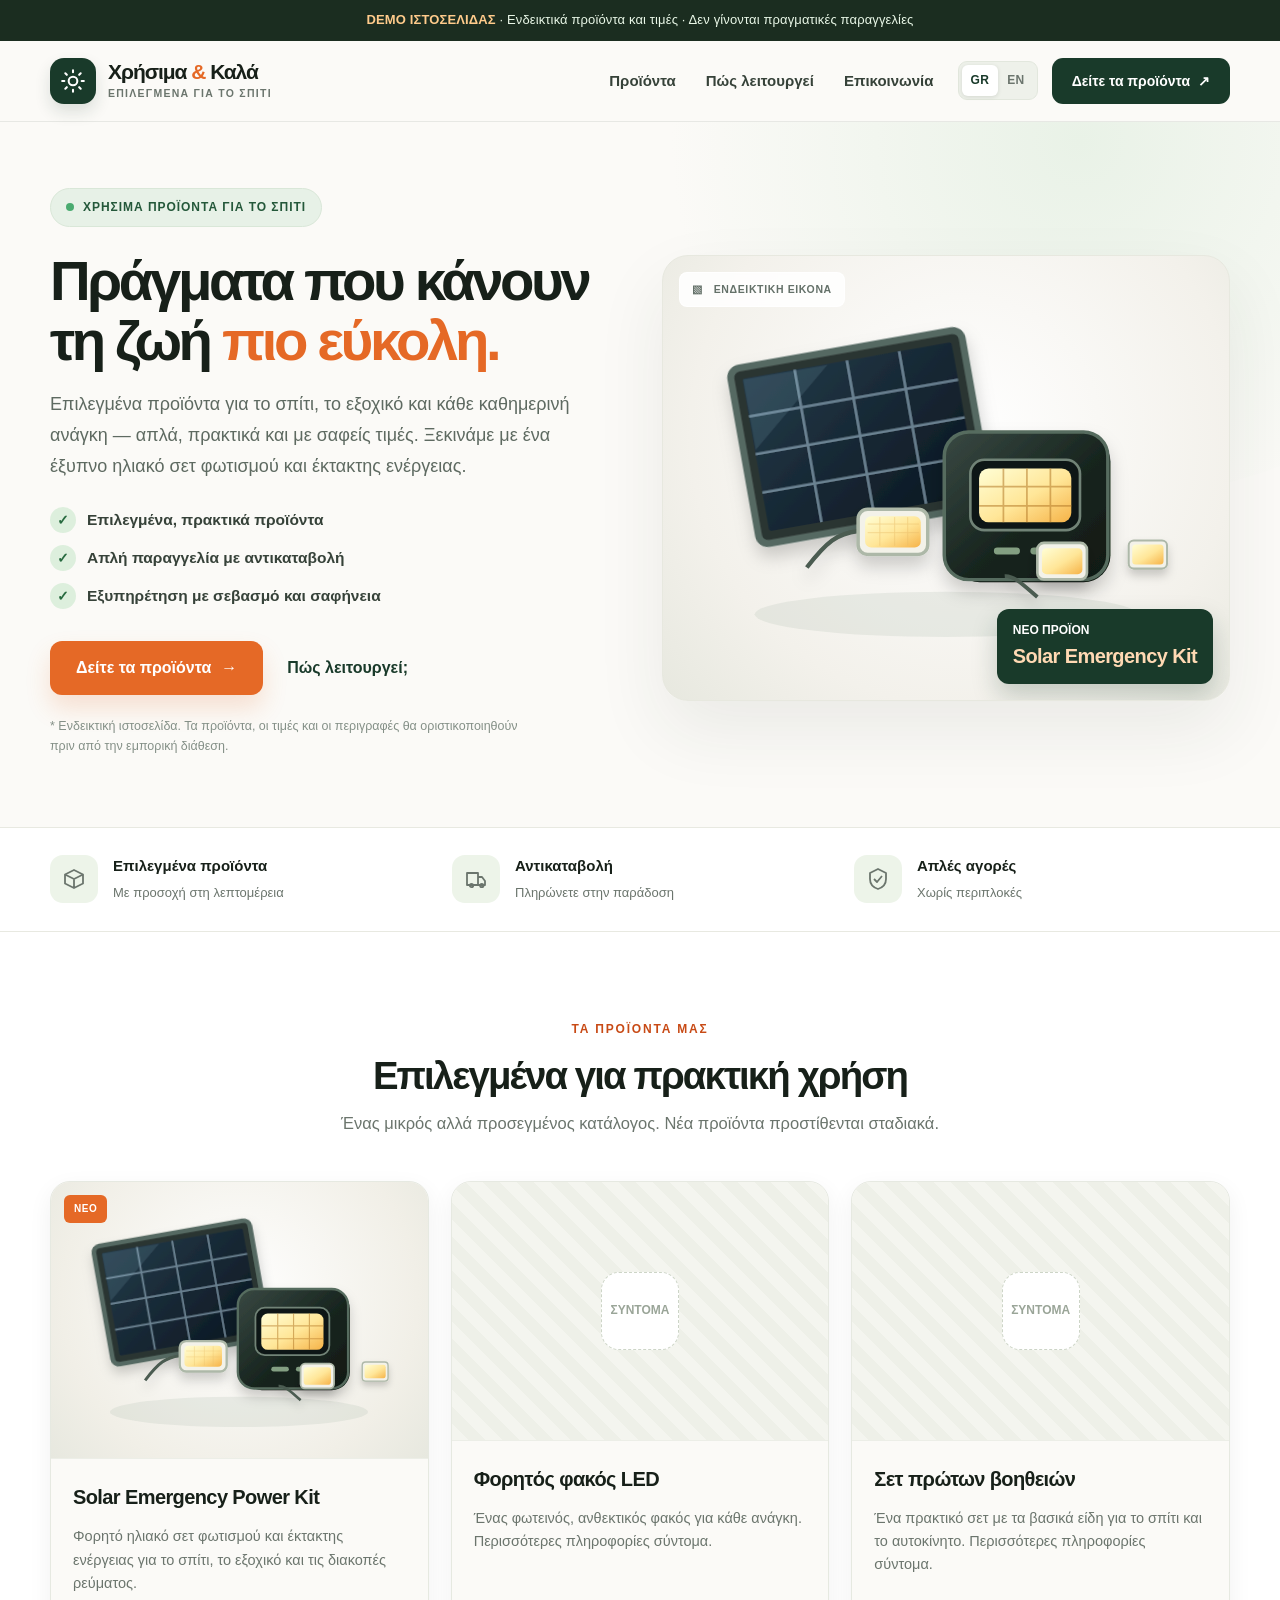
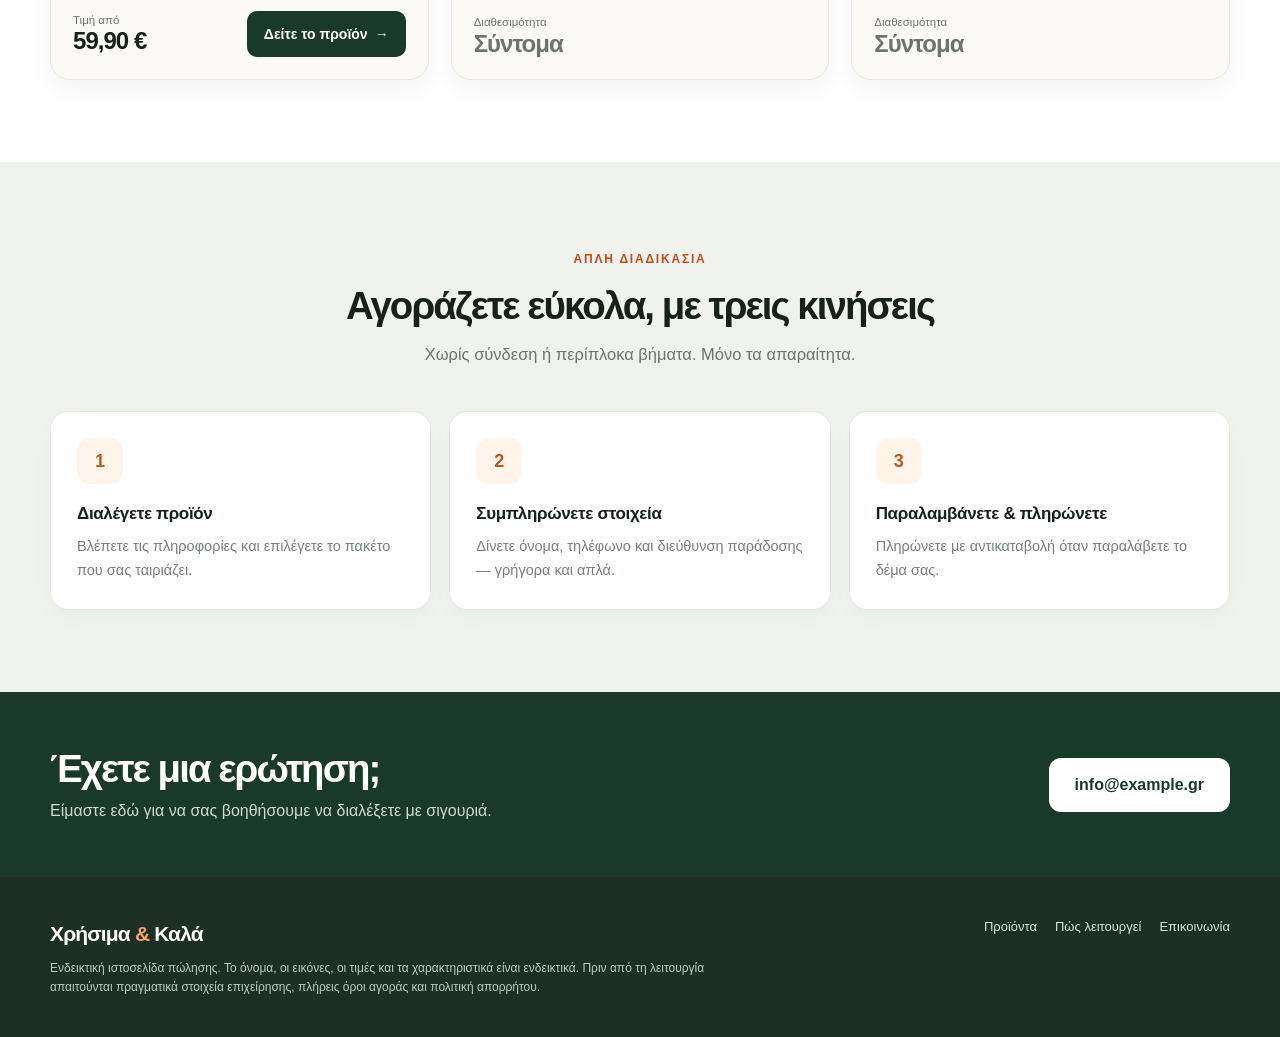
<file: index.html>
<!doctype html>
<html lang="el">
<head>
  <meta charset="UTF-8">
  <meta name="viewport" content="width=device-width, initial-scale=1">
  <meta name="theme-color" content="#fbfaf7">
  <meta name="description" content="Χρήσιμα & Καλά — επιλεγμένα, πρακτικά προϊόντα για το σπίτι, με απλή παραγγελία και αντικαταβολή.">
  <title data-i18n="doc.homeTitle">Χρήσιμα & Καλά — Πρακτικά προϊόντα για το σπίτι</title>
  <link rel="icon" type="image/svg+xml" href="assets/images/favicon.svg">
  <link rel="stylesheet" href="assets/css/main.css">
</head>
<body>
  <div class="demo-band" data-i18n-html="demo.text"><strong>DEMO ΙΣΤΟΣΕΛΙΔΑΣ</strong> · Ενδεικτικά προϊόντα και τιμές · Δεν γίνονται πραγματικές παραγγελίες</div>

  <header class="site-header">
    <div class="container header-inner">
      <a class="brand" href="index.html" aria-label="Χρήσιμα & Καλά — Αρχική">
        <span class="brand-mark" aria-hidden="true">
          <svg viewBox="0 0 24 24" fill="none" stroke="currentColor" stroke-width="1.9" stroke-linecap="round">
            <circle cx="12" cy="12" r="4"/>
            <path d="M12 2v2M12 20v2M4.9 4.9l1.4 1.4M17.7 17.7l1.4 1.4M2 12h2M20 12h2M4.9 19.1l1.4-1.4M17.7 6.3l1.4-1.4"/>
          </svg>
        </span>
        <span>
          <span class="brand-name">Χρήσιμα <span class="amp">&amp;</span> Καλά</span>
          <span class="brand-tag" data-i18n="brand.tag">Επιλεγμένα για το σπίτι</span>
        </span>
      </a>

      <nav class="nav-links" aria-label="Κύρια πλοήγηση">
        <a href="#products" data-i18n="nav.products">Προϊόντα</a>
        <a href="#how" data-i18n="nav.how">Πώς λειτουργεί</a>
        <a href="#contact" data-i18n="nav.contact">Επικοινωνία</a>
      </nav>

      <div class="header-actions">
        <div class="lang-switch" role="group" aria-label="Γλώσσα / Language">
          <button type="button" data-lang="el" aria-pressed="true">GR</button>
          <button type="button" data-lang="en" aria-pressed="false">EN</button>
        </div>
        <a class="header-cta" href="#products"><span data-i18n="header.cta">Δείτε τα προϊόντα</span> <span aria-hidden="true">↗</span></a>
      </div>
    </div>
  </header>

  <main>
    <section class="hero">
      <div class="container hero-grid">
        <div class="hero-copy">
          <span class="eyebrow"><span class="dot"></span> <span data-i18n="hero.eyebrow">Χρήσιμα προϊόντα για το σπίτι</span></span>
          <h1 data-i18n-html="hero.title">Πράγματα που κάνουν τη ζωή <em>πιο εύκολη.</em></h1>
          <p class="lead" data-i18n="hero.lead">Επιλεγμένα προϊόντα για το σπίτι, το εξοχικό και κάθε καθημερινή ανάγκη — απλά, πρακτικά και με σαφείς τιμές. Ξεκινάμε με ένα έξυπνο ηλιακό σετ φωτισμού και έκτακτης ενέργειας.</p>
          <div class="hero-bullets">
            <div><span class="check-icon" aria-hidden="true">✓</span> <span data-i18n="hero.b1">Επιλεγμένα, πρακτικά προϊόντα</span></div>
            <div><span class="check-icon" aria-hidden="true">✓</span> <span data-i18n="hero.b2">Απλή παραγγελία με αντικαταβολή</span></div>
            <div><span class="check-icon" aria-hidden="true">✓</span> <span data-i18n="hero.b3">Εξυπηρέτηση με σεβασμό και σαφήνεια</span></div>
          </div>
          <div class="hero-actions">
            <a class="btn btn-primary" href="#products"><span data-i18n="hero.cta">Δείτε τα προϊόντα</span> <span aria-hidden="true">→</span></a>
            <a class="btn btn-ghost" href="#how" data-i18n="hero.cta2">Πώς λειτουργεί;</a>
          </div>
          <p class="hero-note" data-i18n="hero.note">* Ενδεικτική ιστοσελίδα. Τα προϊόντα, οι τιμές και οι περιγραφές θα οριστικοποιηθούν πριν από την εμπορική διάθεση.</p>
        </div>

        <div class="hero-media">
          <span class="media-tag" data-i18n="hero.mediaTag">▧ &nbsp; ΕΝΔΕΙΚΤΙΚΗ ΕΙΚΟΝΑ</span>
          <img src="assets/images/kit-full.svg" alt="Ενδεικτικό ηλιακό σετ φωτισμού και έκτακτης ενέργειας" width="600" height="430">
          <span class="hero-badge"><span data-i18n="hero.badgeLabel">ΝΕΟ ΠΡΟΪΟΝ</span><b>Solar Emergency Kit</b></span>
        </div>
      </div>
    </section>

    <div class="feature-strip">
      <div class="container strip-grid">
        <div class="strip-item">
          <span class="strip-icon" aria-hidden="true">
            <svg viewBox="0 0 24 24" fill="none" stroke="currentColor" stroke-width="1.8" stroke-linejoin="round"><path d="M3 7.5L12 3l9 4.5v9L12 21l-9-4.5zM3 7.5l9 4.5 9-4.5M12 12v9"/></svg>
          </span>
          <div><b data-i18n="strip1.title">Επιλεγμένα προϊόντα</b><span data-i18n="strip1.sub">Με προσοχή στη λεπτομέρεια</span></div>
        </div>
        <div class="strip-item">
          <span class="strip-icon" aria-hidden="true">
            <svg viewBox="0 0 24 24" fill="none" stroke="currentColor" stroke-width="1.8" stroke-linejoin="round"><path d="M3 6h11v12H3zM14 10h4l3 4v4h-7z"/><circle cx="7.5" cy="18.5" r="1.7"/><circle cx="17.8" cy="18.5" r="1.7"/></svg>
          </span>
          <div><b data-i18n="strip2.title">Αντικαταβολή</b><span data-i18n="strip2.sub">Πληρώνετε στην παράδοση</span></div>
        </div>
        <div class="strip-item">
          <span class="strip-icon" aria-hidden="true">
            <svg viewBox="0 0 24 24" fill="none" stroke="currentColor" stroke-width="1.8" stroke-linejoin="round"><path d="M12 2l8 4v6c0 5-3.1 8.4-8 10-4.9-1.6-8-5-8-10V6z"/><path d="M8 12l3 3 5-6"/></svg>
          </span>
          <div><b data-i18n="strip3.title">Απλές αγορές</b><span data-i18n="strip3.sub">Χωρίς περιπλοκές</span></div>
        </div>
      </div>
    </div>

    <section class="section products" id="products">
      <div class="container">
        <div class="section-intro">
          <span class="section-kicker" data-i18n="products.kicker">ΤΑ ΠΡΟΪΟΝΤΑ ΜΑΣ</span>
          <h2 data-i18n="products.title">Επιλεγμένα για πρακτική χρήση</h2>
          <p data-i18n="products.lead">Ένας μικρός αλλά προσεγμένος κατάλογος. Νέα προϊόντα προστίθενται σταδιακά.</p>
        </div>

        <div class="product-grid">
          <article class="product-card">
            <div class="product-media">
              <span class="product-badge" data-i18n="card1.badge">ΝΕΟ</span>
              <img src="assets/images/kit-full.svg" alt="Solar Emergency Power Kit" width="600" height="430">
            </div>
            <div class="product-body">
              <h3>Solar Emergency Power Kit</h3>
              <p data-i18n="card1.desc">Φορητό ηλιακό σετ φωτισμού και έκτακτης ενέργειας για το σπίτι, το εξοχικό και τις διακοπές ρεύματος.</p>
              <div class="product-foot">
                <span class="price"><small data-i18n="card1.priceLabel">Τιμή από</small><strong data-price="59.90">59,90 €</strong></span>
                <a class="product-link" href="products/solar-kit/index.html"><span data-i18n="card1.cta">Δείτε το προϊόν</span> <span aria-hidden="true">→</span></a>
              </div>
            </div>
          </article>

          <article class="product-card is-soon">
            <div class="product-media">
              <span class="soon-art" data-i18n="soon.badge">ΣΥΝΤΟΜΑ</span>
            </div>
            <div class="product-body">
              <h3 data-i18n="soon1.title">Φορητός φακός LED</h3>
              <p data-i18n="soon1.desc">Ένας φωτεινός, ανθεκτικός φακός για κάθε ανάγκη. Περισσότερες πληροφορίες σύντομα.</p>
              <div class="product-foot">
                <span class="price"><small data-i18n="soon.priceLabel">Διαθεσιμότητα</small><strong data-i18n="soon.price">Σύντομα</strong></span>
              </div>
            </div>
          </article>

          <article class="product-card is-soon">
            <div class="product-media">
              <span class="soon-art" data-i18n="soon.badge">ΣΥΝΤΟΜΑ</span>
            </div>
            <div class="product-body">
              <h3 data-i18n="soon2.title">Σετ πρώτων βοηθειών</h3>
              <p data-i18n="soon2.desc">Ένα πρακτικό σετ με τα βασικά είδη για το σπίτι και το αυτοκίνητο. Περισσότερες πληροφορίες σύντομα.</p>
              <div class="product-foot">
                <span class="price"><small data-i18n="soon.priceLabel">Διαθεσιμότητα</small><strong data-i18n="soon.price">Σύντομα</strong></span>
              </div>
            </div>
          </article>
        </div>
      </div>
    </section>

    <section class="section steps" id="how">
      <div class="container">
        <div class="section-intro">
          <span class="section-kicker" data-i18n="how.kicker">ΑΠΛΗ ΔΙΑΔΙΚΑΣΙΑ</span>
          <h2 data-i18n="how.title">Αγοράζετε εύκολα, με τρεις κινήσεις</h2>
          <p data-i18n="how.lead">Χωρίς σύνδεση ή περίπλοκα βήματα. Μόνο τα απαραίτητα.</p>
        </div>
        <div class="step-grid">
          <article class="step-card">
            <span class="step-num" aria-hidden="true">1</span>
            <h3 data-i18n="step1.title">Διαλέγετε προϊόν</h3>
            <p data-i18n="step1.desc">Βλέπετε τις πληροφορίες και επιλέγετε το πακέτο που σας ταιριάζει.</p>
          </article>
          <article class="step-card">
            <span class="step-num" aria-hidden="true">2</span>
            <h3 data-i18n="step2.title">Συμπληρώνετε στοιχεία</h3>
            <p data-i18n="step2.desc">Δίνετε όνομα, τηλέφωνο και διεύθυνση παράδοσης — γρήγορα και απλά.</p>
          </article>
          <article class="step-card">
            <span class="step-num" aria-hidden="true">3</span>
            <h3 data-i18n="step3.title">Παραλαμβάνετε &amp; πληρώνετε</h3>
            <p data-i18n="step3.desc">Πληρώνετε με αντικαταβολή όταν παραλάβετε το δέμα σας.</p>
          </article>
        </div>
      </div>
    </section>

    <section class="cta-band" id="contact">
      <div class="container cta-inner">
        <div>
          <h2 data-i18n="contact.title">Έχετε μια ερώτηση;</h2>
          <p data-i18n="contact.lead">Είμαστε εδώ για να σας βοηθήσουμε να διαλέξετε με σιγουριά.</p>
        </div>
        <a class="btn btn-light" href="mailto:info@example.gr">info@example.gr</a>
      </div>
    </section>
  </main>

  <footer>
    <div class="container footer-content">
      <div>
        <div class="footer-name">Χρήσιμα <span>&amp;</span> Καλά</div>
        <p data-i18n="footer.text">Ενδεικτική ιστοσελίδα πώλησης. Το όνομα, οι εικόνες, οι τιμές και τα χαρακτηριστικά είναι ενδεικτικά. Πριν από τη λειτουργία απαιτούνται πραγματικά στοιχεία επιχείρησης, πλήρεις όροι αγοράς και πολιτική απορρήτου.</p>
      </div>
      <div class="footer-links">
        <a href="#products" data-i18n="nav.products">Προϊόντα</a>
        <a href="#how" data-i18n="nav.how">Πώς λειτουργεί</a>
        <a href="#contact" data-i18n="nav.contact">Επικοινωνία</a>
      </div>
    </div>
  </footer>

  <script src="assets/js/i18n.js"></script>
  <script src="assets/js/main.js"></script>
</body>
</html>
</file>
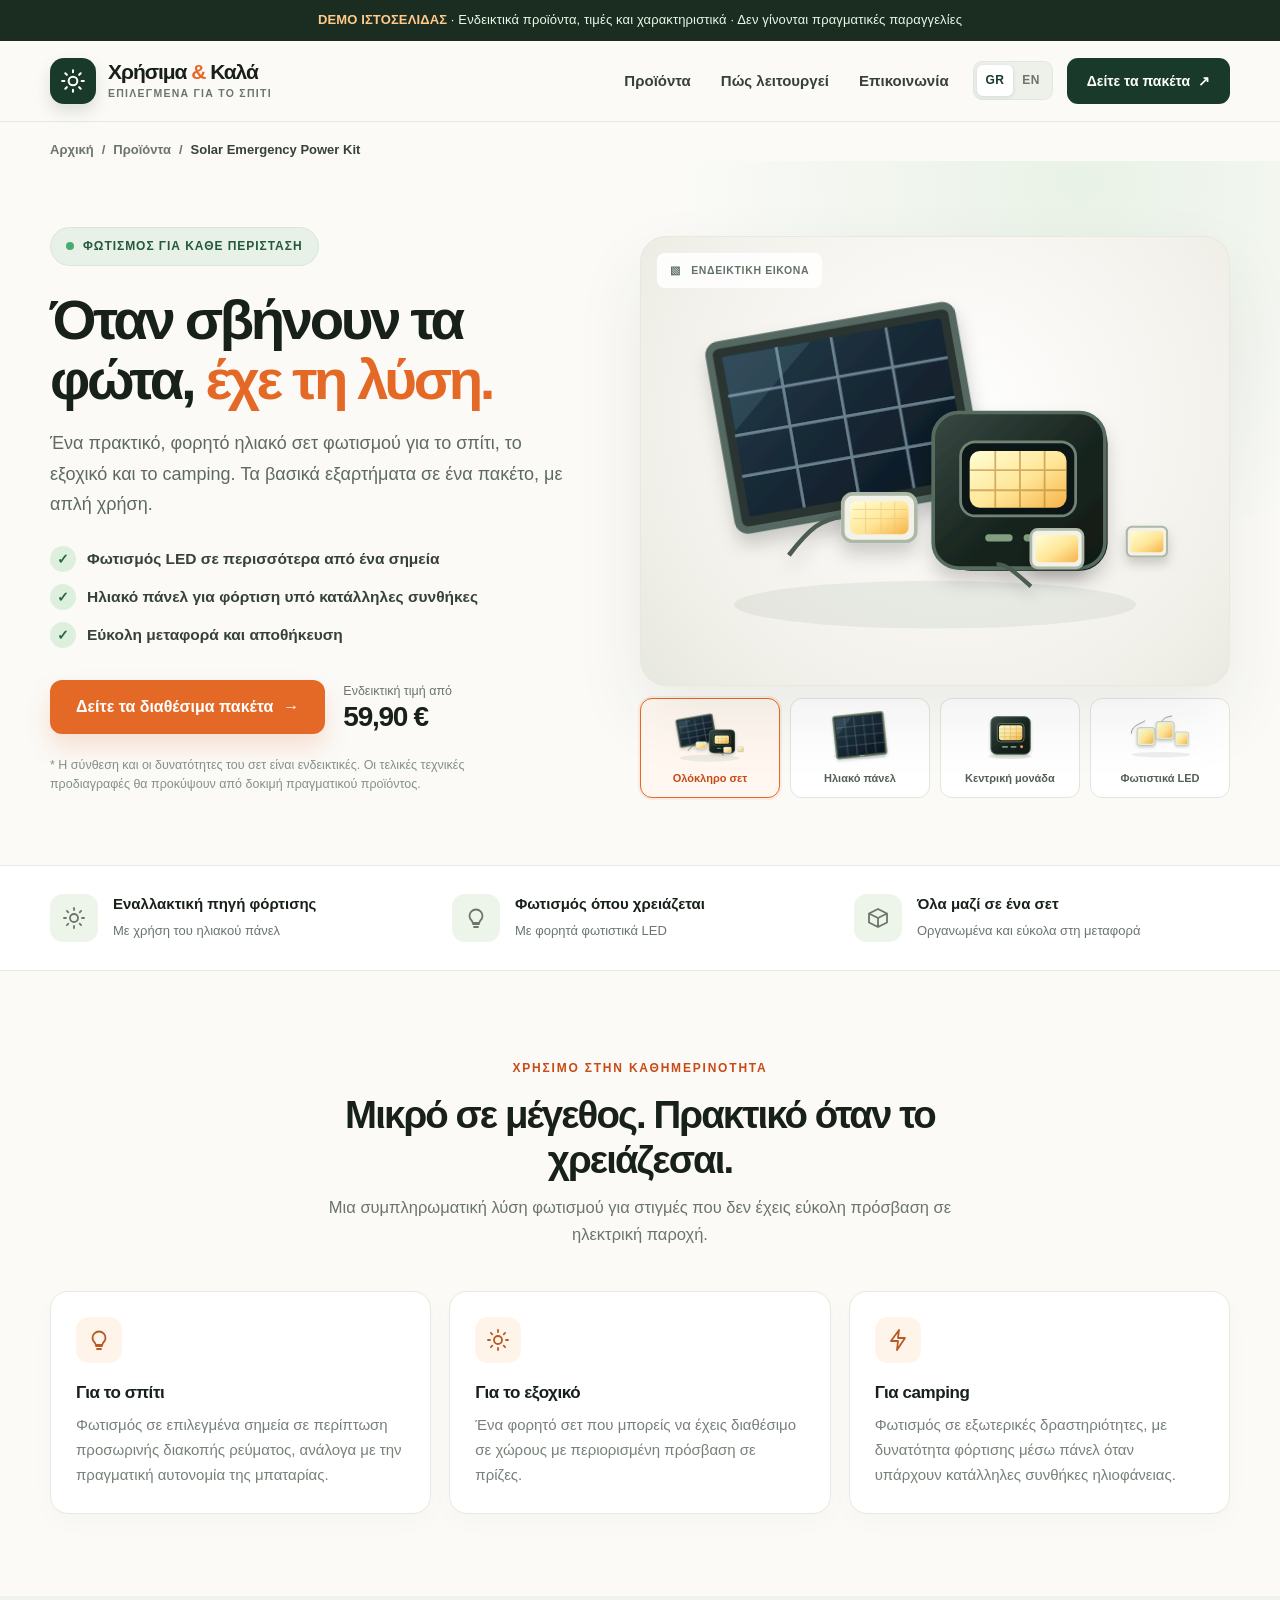
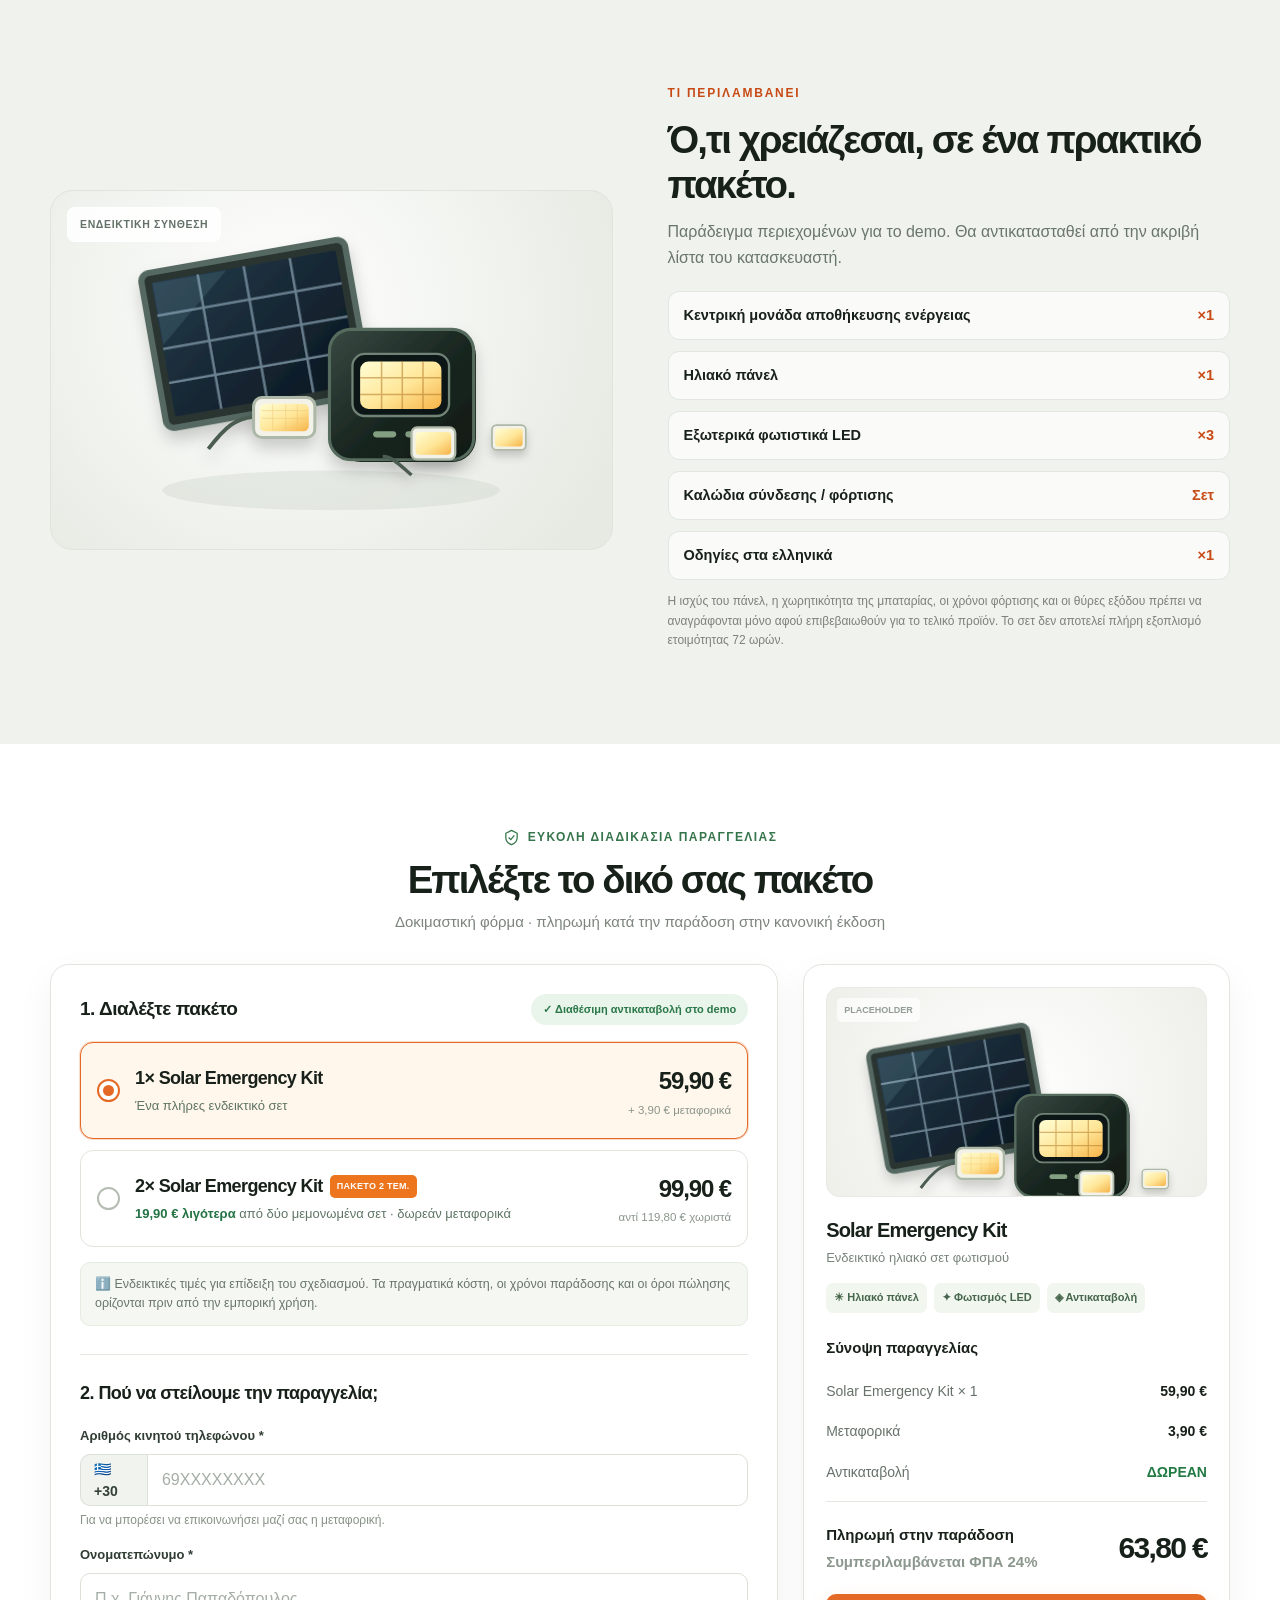
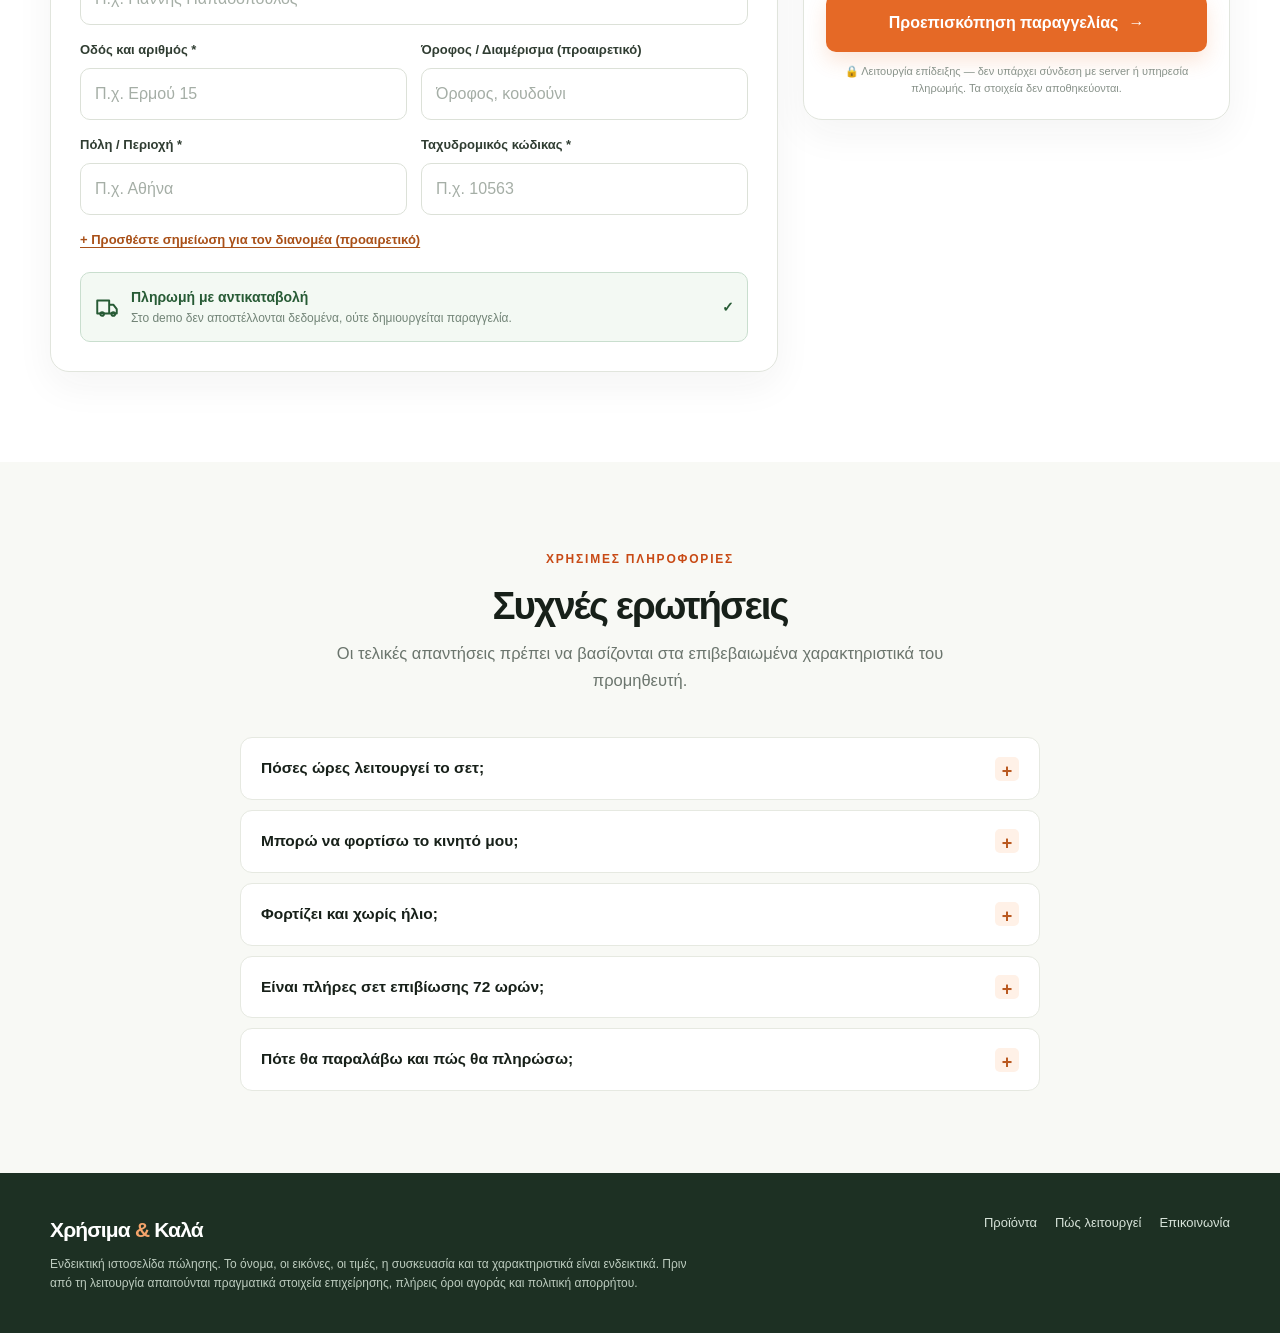
<file: products/solar-kit/index.html>
<!doctype html>
<html lang="el">
<head>
  <meta charset="UTF-8">
  <meta name="viewport" content="width=device-width, initial-scale=1, viewport-fit=cover">
  <meta name="theme-color" content="#fbfaf7">
  <meta name="description" content="Solar Emergency Power Kit — φορητό ηλιακό σετ φωτισμού και έκτακτης ενέργειας. Ενδεικτική σελίδα με αντικαταβολή.">
  <title data-i18n="doc.productTitle">Solar Emergency Power Kit — Χρήσιμα &amp; Καλά</title>
  <link rel="icon" type="image/svg+xml" href="../../assets/images/favicon.svg">
  <link rel="stylesheet" href="../../assets/css/main.css">
  <link rel="stylesheet" href="../../assets/css/product.css">
</head>
<body class="product-page">
  <div class="demo-band" data-i18n-html="demo.text"><strong>DEMO ΙΣΤΟΣΕΛΙΔΑΣ</strong> · Ενδεικτικά προϊόντα, τιμές και χαρακτηριστικά · Δεν γίνονται πραγματικές παραγγελίες</div>

  <header class="site-header">
    <div class="container header-inner">
      <a class="brand" href="../../index.html" aria-label="Χρήσιμα & Καλά — Αρχική">
        <span class="brand-mark" aria-hidden="true">
          <svg viewBox="0 0 24 24" fill="none" stroke="currentColor" stroke-width="1.9" stroke-linecap="round">
            <circle cx="12" cy="12" r="4"/>
            <path d="M12 2v2M12 20v2M4.9 4.9l1.4 1.4M17.7 17.7l1.4 1.4M2 12h2M20 12h2M4.9 19.1l1.4-1.4M17.7 6.3l1.4-1.4"/>
          </svg>
        </span>
        <span>
          <span class="brand-name">Χρήσιμα <span class="amp">&amp;</span> Καλά</span>
          <span class="brand-tag" data-i18n="brand.tag">Επιλεγμένα για το σπίτι</span>
        </span>
      </a>
      <nav class="nav-links" aria-label="Κύρια πλοήγηση">
        <a href="../../index.html#products" data-i18n="nav.products">Προϊόντα</a>
        <a href="../../index.html#how" data-i18n="nav.how">Πώς λειτουργεί</a>
        <a href="../../index.html#contact" data-i18n="nav.contact">Επικοινωνία</a>
      </nav>
      <div class="header-actions">
        <div class="lang-switch" role="group" aria-label="Γλώσσα / Language">
          <button type="button" data-lang="el" aria-pressed="true">GR</button>
          <button type="button" data-lang="en" aria-pressed="false">EN</button>
        </div>
        <a class="header-cta" href="#order"><span data-i18n="header.ctaPackages">Δείτε τα πακέτα</span> <span aria-hidden="true">↗</span></a>
      </div>
    </div>
  </header>

  <main id="top">
    <div class="container">
      <nav class="breadcrumb" aria-label="Breadcrumb">
        <a href="../../index.html" data-i18n="breadcrumb.home">Αρχική</a>
        <span aria-hidden="true">/</span>
        <a href="../../index.html#products" data-i18n="breadcrumb.products">Προϊόντα</a>
        <span aria-hidden="true">/</span>
        <span aria-current="page">Solar Emergency Power Kit</span>
      </nav>
    </div>

    <section class="hero">
      <div class="container hero-grid">
        <div class="hero-copy">
          <span class="eyebrow"><span class="dot"></span> <span data-i18n="product.eyebrow">Φωτισμός για κάθε περίσταση</span></span>
          <h1 data-i18n-html="product.title">Όταν σβήνουν τα φώτα, <em>έχε τη λύση.</em></h1>
          <p class="lead" data-i18n="product.lead">Ένα πρακτικό, φορητό ηλιακό σετ φωτισμού για το σπίτι, το εξοχικό και το camping. Τα βασικά εξαρτήματα σε ένα πακέτο, με απλή χρήση.</p>
          <div class="hero-bullets">
            <div><span class="check-icon" aria-hidden="true">✓</span> <span data-i18n="product.b1">Φωτισμός LED σε περισσότερα από ένα σημεία</span></div>
            <div><span class="check-icon" aria-hidden="true">✓</span> <span data-i18n="product.b2">Ηλιακό πάνελ για φόρτιση υπό κατάλληλες συνθήκες</span></div>
            <div><span class="check-icon" aria-hidden="true">✓</span> <span data-i18n="product.b3">Εύκολη μεταφορά και αποθήκευση</span></div>
          </div>
          <div class="hero-actions">
            <a class="btn btn-primary" href="#order"><span data-i18n="product.cta">Δείτε τα διαθέσιμα πακέτα</span> <span aria-hidden="true">→</span></a>
            <span class="hero-price"><small data-i18n="product.priceLabel">Ενδεικτική τιμή από</small><b data-price="59.90">59,90 €</b></span>
          </div>
          <p class="hero-note" data-i18n="product.note">* Η σύνθεση και οι δυνατότητες του σετ είναι ενδεικτικές. Οι τελικές τεχνικές προδιαγραφές θα προκύψουν από δοκιμή πραγματικού προϊόντος.</p>
        </div>

        <div class="gallery">
          <div class="gallery-main">
            <span class="media-tag" data-i18n="gallery.tag">▧ &nbsp; ΕΝΔΕΙΚΤΙΚΗ ΕΙΚΟΝΑ</span>
            <img id="mainImage" src="../../assets/images/kit-full.svg" alt="Ενδεικτικό σχεδιάγραμμα του ηλιακού σετ" width="600" height="430">
          </div>
          <div class="gallery-foot" aria-label="Ενδεικτική συλλογή εικόνων">
            <button class="thumb active" type="button" data-img="kit-full" aria-pressed="true"><img src="../../assets/images/kit-full.svg" alt=""><span data-i18n="gallery.full">Ολόκληρο σετ</span></button>
            <button class="thumb" type="button" data-img="kit-panel" aria-pressed="false"><img src="../../assets/images/kit-panel.svg" alt=""><span data-i18n="gallery.panel">Ηλιακό πάνελ</span></button>
            <button class="thumb" type="button" data-img="kit-power" aria-pressed="false"><img src="../../assets/images/kit-power.svg" alt=""><span data-i18n="gallery.power">Κεντρική μονάδα</span></button>
            <button class="thumb" type="button" data-img="kit-lamps" aria-pressed="false"><img src="../../assets/images/kit-lamps.svg" alt=""><span data-i18n="gallery.lamps">Φωτιστικά LED</span></button>
          </div>
        </div>
      </div>
    </section>

    <div class="feature-strip">
      <div class="container strip-grid">
        <div class="strip-item">
          <span class="strip-icon" aria-hidden="true">
            <svg viewBox="0 0 24 24" fill="none" stroke="currentColor" stroke-width="1.8" stroke-linecap="round"><circle cx="12" cy="12" r="4"/><path d="M12 2v2M12 20v2M4.9 4.9l1.4 1.4M17.7 17.7l1.4 1.4M2 12h2M20 12h2M4.9 19.1l1.4-1.4M17.7 6.3l1.4-1.4"/></svg>
          </span>
          <div><b data-i18n="pstrip1.title">Εναλλακτική πηγή φόρτισης</b><span data-i18n="pstrip1.sub">Με χρήση του ηλιακού πάνελ</span></div>
        </div>
        <div class="strip-item">
          <span class="strip-icon" aria-hidden="true">
            <svg viewBox="0 0 24 24" fill="none" stroke="currentColor" stroke-width="1.8" stroke-linecap="round" stroke-linejoin="round"><path d="M9 18h6M10 21h4M8 15c-1.4-1.2-2.5-2.6-2.5-5a6.5 6.5 0 1113 0c0 2.4-1.1 3.8-2.5 5l-.8 2H8.8z"/></svg>
          </span>
          <div><b data-i18n="pstrip2.title">Φωτισμός όπου χρειάζεται</b><span data-i18n="pstrip2.sub">Με φορητά φωτιστικά LED</span></div>
        </div>
        <div class="strip-item">
          <span class="strip-icon" aria-hidden="true">
            <svg viewBox="0 0 24 24" fill="none" stroke="currentColor" stroke-width="1.8" stroke-linejoin="round"><path d="M3 7.5L12 3l9 4.5v9L12 21l-9-4.5zM3 7.5l9 4.5 9-4.5M12 12v9"/></svg>
          </span>
          <div><b data-i18n="pstrip3.title">Όλα μαζί σε ένα σετ</b><span data-i18n="pstrip3.sub">Οργανωμένα και εύκολα στη μεταφορά</span></div>
        </div>
      </div>
    </div>

    <section class="section" id="how">
      <div class="container">
        <div class="section-intro">
          <span class="section-kicker" data-i18n="use.kicker">ΧΡΗΣΙΜΟ ΣΤΗΝ ΚΑΘΗΜΕΡΙΝΟΤΗΤΑ</span>
          <h2 data-i18n="use.title">Μικρό σε μέγεθος. Πρακτικό όταν το χρειάζεσαι.</h2>
          <p data-i18n="use.lead">Μια συμπληρωματική λύση φωτισμού για στιγμές που δεν έχεις εύκολη πρόσβαση σε ηλεκτρική παροχή.</p>
        </div>
        <div class="use-grid">
          <article class="use-card">
            <span class="step-icon" aria-hidden="true"><svg viewBox="0 0 24 24" fill="none" stroke="currentColor" stroke-width="1.8" stroke-linecap="round" stroke-linejoin="round"><path d="M9 18h6M10 21h4M8 15c-1.4-1.2-2.5-2.6-2.5-5a6.5 6.5 0 1113 0c0 2.4-1.1 3.8-2.5 5l-.8 2H8.8z"/></svg></span>
            <h3 data-i18n="use1.title">Για το σπίτι</h3>
            <p data-i18n="use1.desc">Φωτισμός σε επιλεγμένα σημεία σε περίπτωση προσωρινής διακοπής ρεύματος, ανάλογα με την πραγματική αυτονομία της μπαταρίας.</p>
          </article>
          <article class="use-card">
            <span class="step-icon" aria-hidden="true"><svg viewBox="0 0 24 24" fill="none" stroke="currentColor" stroke-width="1.8" stroke-linecap="round"><circle cx="12" cy="12" r="4"/><path d="M12 2v2M12 20v2M4.9 4.9l1.4 1.4M17.7 17.7l1.4 1.4M2 12h2M20 12h2M4.9 19.1l1.4-1.4M17.7 6.3l1.4-1.4"/></svg></span>
            <h3 data-i18n="use2.title">Για το εξοχικό</h3>
            <p data-i18n="use2.desc">Ένα φορητό σετ που μπορείς να έχεις διαθέσιμο σε χώρους με περιορισμένη πρόσβαση σε πρίζες.</p>
          </article>
          <article class="use-card">
            <span class="step-icon" aria-hidden="true"><svg viewBox="0 0 24 24" fill="none" stroke="currentColor" stroke-width="1.8" stroke-linejoin="round"><path d="M13 2L5 13h7l-1 9 8-12h-7z"/></svg></span>
            <h3 data-i18n="use3.title">Για camping</h3>
            <p data-i18n="use3.desc">Φωτισμός σε εξωτερικές δραστηριότητες, με δυνατότητα φόρτισης μέσω πάνελ όταν υπάρχουν κατάλληλες συνθήκες ηλιοφάνειας.</p>
          </article>
        </div>
      </div>
    </section>

    <section class="section contents" id="inside">
      <div class="container contents-grid">
        <div class="contents-image">
          <span class="media-tag" data-i18n="contents.tag">ΕΝΔΕΙΚΤΙΚΗ ΣΥΝΘΕΣΗ</span>
          <img src="../../assets/images/kit-full.svg" alt="Ενδεικτική εικονογράφηση εξαρτημάτων" width="600" height="430">
        </div>
        <div class="contents-copy">
          <span class="section-kicker" data-i18n="contents.kicker">ΤΙ ΠΕΡΙΛΑΜΒΑΝΕΙ</span>
          <h2 data-i18n="contents.title">Ό,τι χρειάζεσαι, σε ένα πρακτικό πακέτο.</h2>
          <p class="subcopy" data-i18n="contents.lead">Παράδειγμα περιεχομένων για το demo. Θα αντικατασταθεί από την ακριβή λίστα του κατασκευαστή.</p>
          <ul class="contents-list">
            <li><span data-i18n="contents.i1">Κεντρική μονάδα αποθήκευσης ενέργειας</span> <span>×1</span></li>
            <li><span data-i18n="contents.i2">Ηλιακό πάνελ</span> <span>×1</span></li>
            <li><span data-i18n="contents.i3">Εξωτερικά φωτιστικά LED</span> <span>×3</span></li>
            <li><span data-i18n="contents.i4">Καλώδια σύνδεσης / φόρτισης</span> <span data-i18n="contents.i4v">Σετ</span></li>
            <li><span data-i18n="contents.i5">Οδηγίες στα ελληνικά</span> <span>×1</span></li>
          </ul>
          <p class="fine-print" data-i18n="contents.fine">Η ισχύς του πάνελ, η χωρητικότητα της μπαταρίας, οι χρόνοι φόρτισης και οι θύρες εξόδου πρέπει να αναγράφονται μόνο αφού επιβεβαιωθούν για το τελικό προϊόν. Το σετ δεν αποτελεί πλήρη εξοπλισμό ετοιμότητας 72 ωρών.</p>
        </div>
      </div>
    </section>

    <section class="order-section" id="order">
      <div class="container">
        <div class="order-heading">
          <span class="order-kicker">
            <svg viewBox="0 0 24 24" width="17" height="17" fill="none" stroke="currentColor" stroke-width="1.8" stroke-linejoin="round"><path d="M12 2l8 4v6c0 5-3.1 8.4-8 10-4.9-1.6-8-5-8-10V6z"/><path d="M8 12l3 3 5-6"/></svg>
            <span data-i18n="order.kicker">ΕΥΚΟΛΗ ΔΙΑΔΙΚΑΣΙΑ ΠΑΡΑΓΓΕΛΙΑΣ</span>
          </span>
          <h2 data-i18n="order.title">Επιλέξτε το δικό σας πακέτο</h2>
          <p data-i18n="order.lead">Δοκιμαστική φόρμα · πληρωμή κατά την παράδοση στην κανονική έκδοση</p>
        </div>

        <div class="checkout-grid">
          <div class="checkout-card checkout-padding">
            <div class="checkout-label">
              <h3 data-i18n="checkout.label">1. Διαλέξτε πακέτο</h3>
              <span class="soft-pill" data-i18n="checkout.pill">✓ Διαθέσιμη αντικαταβολή στο demo</span>
            </div>
            <div class="package-group" role="radiogroup" aria-label="Επιλογή πακέτου">
              <label class="package">
                <input type="radio" name="package" value="1" checked>
                <span class="radio-shape" aria-hidden="true"></span>
                <span class="package-info">
                  <span class="package-title"><strong data-i18n="pkg1.name">1× Solar Emergency Kit</strong></span>
                  <p data-i18n="pkg1.desc">Ένα πλήρες ενδεικτικό σετ</p>
                </span>
                <span class="package-price"><strong data-price="59.90">59,90 €</strong><small data-i18n="pkg1.shipping">+ 3,90 € μεταφορικά</small></span>
              </label>
              <label class="package">
                <input type="radio" name="package" value="2">
                <span class="radio-shape" aria-hidden="true"></span>
                <span class="package-info">
                  <span class="package-title"><strong data-i18n="pkg2.name">2× Solar Emergency Kit</strong><span class="popular" data-i18n="pkg2.popular">ΠΑΚΕΤΟ 2 ΤΕΜ.</span></span>
                  <p data-i18n-html="pkg2.desc"><b>19,90 € λιγότερα</b> από δύο μεμονωμένα σετ · δωρεάν μεταφορικά</p>
                </span>
                <span class="package-price"><strong data-price="99.90">99,90 €</strong><small data-i18n="pkg2.note">αντί 119,80 € χωριστά</small></span>
              </label>
            </div>
            <div class="info-callout" data-i18n="info.callout">ℹ️ Ενδεικτικές τιμές για επίδειξη του σχεδιασμού. Τα πραγματικά κόστη, οι χρόνοι παράδοσης και οι όροι πώλησης ορίζονται πριν από την εμπορική χρήση.</div>

            <div class="form-divider"></div>
            <h3 class="form-heading" data-i18n="form.heading">2. Πού να στείλουμε την παραγγελία;</h3>

            <form id="orderForm" novalidate>
              <div class="fields">
                <div class="field">
                  <label for="phone" data-i18n="form.phone">Αριθμός κινητού τηλεφώνου *</label>
                  <div class="phone-field"><span class="prefix">🇬🇷 +30</span><input id="phone" name="phone" type="tel" inputmode="tel" autocomplete="tel-national" placeholder="69XXXXXXXX" maxlength="10" required></div>
                  <span class="hint" data-i18n="form.phoneHint">Για να μπορέσει να επικοινωνήσει μαζί σας η μεταφορική.</span>
                </div>
                <div class="field">
                  <label for="fullname" data-i18n="form.name">Ονοματεπώνυμο *</label>
                  <input id="fullname" name="fullname" type="text" autocomplete="name" placeholder="Π.χ. Γιάννης Παπαδόπουλος" maxlength="90" required>
                </div>
                <div class="field-row">
                  <div class="field">
                    <label for="street" data-i18n="form.street">Οδός και αριθμός *</label>
                    <input id="street" name="street" type="text" autocomplete="street-address" placeholder="Π.χ. Ερμού 15" maxlength="140" required>
                  </div>
                  <div class="field">
                    <label for="floor" data-i18n="form.floor">Όροφος / Διαμέρισμα (προαιρετικό)</label>
                    <input id="floor" name="floor" type="text" autocomplete="off" placeholder="Όροφος, κουδούνι" maxlength="65">
                  </div>
                </div>
                <div class="field-row">
                  <div class="field">
                    <label for="city" data-i18n="form.city">Πόλη / Περιοχή *</label>
                    <input id="city" name="city" type="text" autocomplete="address-level2" placeholder="Π.χ. Αθήνα" maxlength="70" required>
                  </div>
                  <div class="field">
                    <label for="postcode" data-i18n="form.postcode">Ταχυδρομικός κώδικας *</label>
                    <input id="postcode" name="postcode" type="text" inputmode="numeric" autocomplete="postal-code" placeholder="Π.χ. 10563" maxlength="5" required>
                  </div>
                </div>
                <button type="button" id="noteToggle" class="add-note" aria-expanded="false" aria-controls="noteBox">
                  <span data-i18n="note.show">+ Προσθέστε σημείωση για τον διανομέα (προαιρετικό)</span>
                  <span data-i18n="note.hide" hidden>− Απόκρυψη σημείωσης</span>
                </button>
                <div id="noteBox" class="field" hidden>
                  <label for="note" data-i18n="form.note">Σημείωση παράδοσης</label>
                  <textarea id="note" name="note" rows="3" maxlength="240" placeholder="Π.χ. χτυπήστε το δεύτερο κουδούνι"></textarea>
                </div>
              </div>
              <div class="pay-method">
                <svg viewBox="0 0 24 24" width="26" height="26" style="flex-shrink:0" fill="none" stroke="currentColor" stroke-width="1.8" stroke-linejoin="round"><path d="M3 6h11v12H3zM14 10h4l3 4v4h-7z"/><circle cx="7.5" cy="18.5" r="1.7"/><circle cx="17.8" cy="18.5" r="1.7"/></svg>
                <span><span data-i18n="pay.title">Πληρωμή με αντικαταβολή</span><small data-i18n="pay.sub">Στο demo δεν αποστέλλονται δεδομένα, ούτε δημιουργείται παραγγελία.</small></span>
                <span style="margin-left:auto;font-weight:900">✓</span>
              </div>
            </form>
          </div>

          <aside class="checkout-card side-card" aria-label="Σύνοψη παραγγελίας">
            <div class="side-image">
              <span class="small-photo-tag" data-i18n="side.tag">PLACEHOLDER</span>
              <img src="../../assets/images/kit-full.svg" alt="" width="600" height="430">
            </div>
            <h3 class="side-title">Solar Emergency Kit</h3>
            <p class="side-sub" data-i18n="side.sub">Ενδεικτικό ηλιακό σετ φωτισμού</p>
            <div class="trust-row">
              <span data-i18n="side.trust1">☀ Ηλιακό πάνελ</span>
              <span data-i18n="side.trust2">✦ Φωτισμός LED</span>
              <span data-i18n="side.trust3">◈ Αντικαταβολή</span>
            </div>
            <p class="summary-title" data-i18n="summary.title">Σύνοψη παραγγελίας</p>
            <div class="sum-row"><span id="sumProduct">Solar Emergency Kit × 1</span><b id="sumPrice">59,90 €</b></div>
            <div class="sum-row discount" id="discountRow" hidden><span data-i18n="summary.discount">Όφελος πακέτου 2 τμχ.</span><b data-price="19.90">19,90 €</b></div>
            <div class="sum-row"><span data-i18n="summary.shipping">Μεταφορικά</span><b id="sumShipping">3,90 €</b></div>
            <div class="sum-row"><span data-i18n="summary.cod">Αντικαταβολή</span><b class="green" data-i18n="summary.free">ΔΩΡΕΑΝ</b></div>
            <div class="sum-total">
              <div><span data-i18n="summary.totalLabel">Πληρωμή στην παράδοση</span><span class="sum-caption" data-i18n="summary.caption">Συμπεριλαμβάνεται ΦΠΑ 24%</span></div>
              <strong id="sumTotal" aria-live="polite">63,80 €</strong>
            </div>
            <button type="submit" form="orderForm" class="submit-btn"><span data-i18n="submit.text">Προεπισκόπηση παραγγελίας</span> <span aria-hidden="true">→</span></button>
            <p class="micro-note" data-i18n="submit.note">🔒 Λειτουργία επίδειξης — δεν υπάρχει σύνδεση με server ή υπηρεσία πληρωμής. Τα στοιχεία δεν αποθηκεύονται.</p>
          </aside>
        </div>
      </div>
    </section>

    <section class="section faq" id="faq">
      <div class="container">
        <div class="section-intro">
          <span class="section-kicker" data-i18n="faq.kicker">ΧΡΗΣΙΜΕΣ ΠΛΗΡΟΦΟΡΙΕΣ</span>
          <h2 data-i18n="faq.title">Συχνές ερωτήσεις</h2>
          <p data-i18n="faq.lead">Οι τελικές απαντήσεις πρέπει να βασίζονται στα επιβεβαιωμένα χαρακτηριστικά του προμηθευτή.</p>
        </div>
        <div class="faq-list">
          <details class="faq-item"><summary data-i18n="faq.q1">Πόσες ώρες λειτουργεί το σετ;</summary><p data-i18n="faq.a1">Η αυτονομία εξαρτάται από τη χωρητικότητα της μπαταρίας, το πλήθος των αναμμένων λαμπών και τη φωτεινότητά τους. Δεν αναφέρουμε συγκεκριμένες ώρες πριν δοκιμαστεί το τελικό μοντέλο.</p></details>
          <details class="faq-item"><summary data-i18n="faq.q2">Μπορώ να φορτίσω το κινητό μου;</summary><p data-i18n="faq.a2">Μόνο εφόσον το μοντέλο που θα επιλεγεί διαθέτει συμβατή έξοδο USB και επαρκή ισχύ. Θα αναγράφονται οι πραγματικές δυνατότητες, οι περιορισμοί και οι συμβατές συνδέσεις.</p></details>
          <details class="faq-item"><summary data-i18n="faq.q3">Φορτίζει και χωρίς ήλιο;</summary><p data-i18n="faq.a3">Εξαρτάται από τις εισόδους φόρτισης του συγκεκριμένου συστήματος. Η ηλιακή φόρτιση επηρεάζεται από τον καιρό, τον προσανατολισμό και την απόδοση του πάνελ.</p></details>
          <details class="faq-item"><summary data-i18n="faq.q4">Είναι πλήρες σετ επιβίωσης 72 ωρών;</summary><p data-i18n="faq.a4">Όχι. Πρόκειται για παράδειγμα ενός σετ συμπληρωματικού φωτισμού. Ένα ολοκληρωμένο σχέδιο ετοιμότητας περιλαμβάνει και άλλα απαραίτητα είδη, όπως πόσιμο νερό, τρόφιμα, φάρμακα και επικοινωνία.</p></details>
          <details class="faq-item"><summary data-i18n="faq.q5">Πότε θα παραλάβω και πώς θα πληρώσω;</summary><p data-i18n="faq.a5">Στην πραγματική εμπορική έκδοση θα εμφανίζονται επαληθευμένοι χρόνοι αποστολής, μεταφορικά, στοιχεία πωλητή, πολιτική επιστροφών και τρόποι πληρωμής. Η παρούσα φόρμα είναι αποκλειστικά demo.</p></details>
        </div>
      </div>
    </section>
  </main>

  <footer>
    <div class="container footer-content">
      <div>
        <div class="footer-name">Χρήσιμα <span>&amp;</span> Καλά</div>
        <p data-i18n="footer.text">Ενδεικτική ιστοσελίδα πώλησης. Το όνομα, οι εικόνες, οι τιμές, η συσκευασία και τα χαρακτηριστικά είναι ενδεικτικά. Πριν από τη λειτουργία απαιτούνται πραγματικά στοιχεία επιχείρησης, πλήρεις όροι αγοράς και πολιτική απορρήτου.</p>
      </div>
      <div class="footer-links">
        <a href="../../index.html#products" data-i18n="nav.products">Προϊόντα</a>
        <a href="../../index.html#how" data-i18n="nav.how">Πώς λειτουργεί</a>
        <a href="../../index.html#contact" data-i18n="nav.contact">Επικοινωνία</a>
      </div>
    </div>
  </footer>

  <div class="floating-order"><a href="#order"><span data-i18n="float.text">Δείτε τα πακέτα</span><strong data-i18n="float.price">από 59,90 € →</strong></a></div>

  <dialog id="previewDialog" aria-labelledby="modalTitle">
    <div class="modal">
      <div class="modal-head">
        <div><span class="section-kicker" data-i18n="modal.kicker">ΠΡΟΕΠΙΣΚΟΠΗΣΗ DEMO</span><h3 class="modal-title" id="modalTitle" data-i18n="modal.previewTitle">Σύνοψη παραγγελίας</h3></div>
        <button type="button" class="modal-close" id="closeDialog" aria-label="Κλείσιμο">×</button>
      </div>
      <p class="modal-sub" data-i18n="modal.sub">Δείτε πώς θα εμφανιζόταν μια παραγγελία πριν υποβληθεί.</p>
      <div class="notice-box" data-i18n-html="modal.notice">Αυτή είναι δοκιμαστική προεπισκόπηση. <strong>Δεν πραγματοποιήθηκε παραγγελία</strong> και κανένα στοιχείο δεν στάλθηκε ή αποθηκεύτηκε.</div>
      <div class="review-list" id="previewRows"></div>
      <div class="modal-bottom">
        <button type="button" id="backToForm" class="outline-btn" data-i18n="modal.edit">Επεξεργασία</button>
        <button type="button" id="copySummary" class="btn btn-primary" data-i18n="modal.copy">Αντιγραφή σύνοψης</button>
      </div>
    </div>
  </dialog>

  <script src="../../assets/js/i18n.js"></script>
  <script src="../../assets/js/product.js"></script>
</body>
</html>
</file>
<file: assets/css/main.css>
:root {
  --ink: #172019;
  --ink-2: #364239;
  --muted: #6b756d;
  --line: #e6e9e1;
  --paper: #fbfaf7;
  --white: #fff;
  --forest: #193a2a;
  --forest-2: #28553c;
  --orange: #e56926;
  --orange-2: #c84a15;
  --pale: #fff4e9;
  --mint: #eaf4e8;
  --red: #be3f29;
  --gold: #f6b348;
  --shadow: 0 20px 60px rgba(24, 35, 27, .08);
  --shadow-sm: 0 8px 24px rgba(30, 42, 33, .06);
  --r: 20px;
}

* { box-sizing: border-box; }
[hidden] { display: none !important; }
html { scroll-behavior: smooth; -webkit-text-size-adjust: 100%; }
body {
  margin: 0;
  color: var(--ink);
  background: var(--paper);
  font-family: Inter, ui-sans-serif, -apple-system, BlinkMacSystemFont, "Segoe UI", Arial, sans-serif;
  font-size: 17px;
  line-height: 1.6;
  -webkit-font-smoothing: antialiased;
}
button, input, textarea, select { font: inherit; }
button { cursor: pointer; }
a { text-decoration: none; color: inherit; }
img, svg { max-width: 100%; }
:focus-visible { outline: 3px solid #f0a875; outline-offset: 3px; border-radius: 6px; }

.container { width: min(1180px, calc(100% - 44px)); margin-inline: auto; }

/* ---------- Buttons ---------- */
.btn {
  display: inline-flex; align-items: center; justify-content: center; gap: 10px;
  min-height: 54px; padding: 0 26px; border-radius: 12px; border: 0;
  font-size: 16px; font-weight: 800; line-height: 1; white-space: nowrap;
  transition: transform .15s, background .15s, box-shadow .15s;
}
.btn-primary { background: var(--orange); color: #fff; box-shadow: 0 13px 24px rgba(229, 105, 38, .18); }
.btn-primary:hover { transform: translateY(-2px); background: var(--orange-2); }
.btn-dark { background: var(--forest); color: #fff; }
.btn-dark:hover { background: var(--forest-2); }
.btn-outline { background: #fff; color: var(--forest); border: 1.5px solid #d9e2d8; }
.btn-outline:hover { border-color: var(--forest); }
.btn-ghost { background: transparent; color: var(--forest); padding-inline: 6px; min-height: 44px; }
.btn-ghost:hover { color: var(--orange-2); }
.btn-block { width: 100%; }

/* ---------- Announcement ---------- */
.demo-band {
  background: #1b2d20; color: #eaf8e8; font-size: 13px; text-align: center;
  padding: 10px 18px; letter-spacing: .01em;
}
.demo-band strong { color: #ffcb8b; }

/* ---------- Header ---------- */
.site-header {
  position: sticky; top: 0; z-index: 50;
  background: rgba(251, 250, 247, .95);
  border-bottom: 1px solid rgba(27, 45, 32, .09);
  backdrop-filter: blur(16px);
}
.header-inner {
  min-height: 80px; display: flex; align-items: center; gap: 24px; justify-content: space-between;
}
.brand { display: flex; align-items: center; gap: 12px; flex-shrink: 0; }
.brand-mark {
  width: 46px; height: 46px; display: grid; place-items: center; border-radius: 14px;
  background: var(--forest); color: #fff; box-shadow: 0 8px 16px rgba(25, 58, 42, .14);
}
.brand-mark svg { width: 26px; height: 26px; }
.brand-name { display: block; font-size: 21px; font-weight: 850; letter-spacing: -.05em; line-height: 1.1; }
.brand-name .amp { color: var(--orange); }
.brand-tag {
  display: block; color: var(--muted); font-size: 10.5px; font-weight: 650;
  letter-spacing: .12em; text-transform: uppercase; margin-top: 2px;
}
.nav-links {
  display: flex; gap: 30px; align-items: center; margin-left: auto;
  color: var(--ink-2); font-size: 15px; font-weight: 650;
}
.nav-links a:hover { color: var(--orange-2); }
.header-actions { display: flex; align-items: center; gap: 14px; }

/* language switcher */
.lang-switch {
  display: inline-flex; align-items: center; background: #eef1ea; border-radius: 9px; padding: 3px;
  border: 1px solid #e2e7dd;
}
.lang-switch button {
  border: 0; background: transparent; color: var(--muted); font-size: 12px; font-weight: 800;
  padding: 6px 9px; border-radius: 6px; letter-spacing: .03em;
}
.lang-switch button[aria-pressed="true"] { background: #fff; color: var(--forest); box-shadow: 0 1px 4px rgba(24, 35, 27, .12); }

.header-cta {
  display: inline-flex; justify-content: center; align-items: center; gap: 8px;
  min-height: 46px; padding: 0 20px; background: var(--forest); color: #fff;
  border-radius: 11px; font-size: 14px; font-weight: 780; white-space: nowrap; border: 0;
}
.header-cta:hover { background: var(--forest-2); }

/* ---------- Hero ---------- */
.hero { position: relative; overflow: hidden; padding: 66px 0 58px; }
.hero:before {
  content: ""; position: absolute; right: -260px; top: -340px; width: 920px; height: 720px;
  border-radius: 50%; background: radial-gradient(circle, #e9f2e7 0%, rgba(233, 242, 231, 0) 70%);
  pointer-events: none;
}
.hero-grid {
  position: relative; display: grid; grid-template-columns: 1fr 1.02fr; gap: 56px; align-items: center;
}
.eyebrow {
  display: inline-flex; align-items: center; gap: 9px; color: #24583a; background: #e7f1e7;
  border: 1px solid #d9e7d8; font-size: 12px; font-weight: 850; letter-spacing: .08em;
  border-radius: 99px; padding: 9px 15px; text-transform: uppercase;
}
.eyebrow .dot { width: 8px; height: 8px; background: #4aab70; border-radius: 50%; }
h1 {
  font-size: clamp(38px, 4.4vw, 64px); letter-spacing: -.06em; line-height: 1.07;
  margin: 24px 0 18px; font-weight: 850;
}
h1 em { font-style: normal; color: var(--orange); }
.lead { font-size: 18px; color: #5e6a61; max-width: 520px; line-height: 1.7; margin: 0 0 24px; }
.hero-bullets { display: grid; gap: 12px; margin: 26px 0 32px; }
.hero-bullets div { display: flex; align-items: center; gap: 11px; font-size: 15.5px; color: var(--ink-2); font-weight: 600; }
.check-icon {
  width: 26px; height: 26px; flex: 0 0 26px; display: grid; place-items: center;
  border-radius: 50%; background: #ddefdd; color: #276a3f; font-size: 14px; font-weight: 850;
}
.hero-actions { display: flex; flex-wrap: wrap; gap: 18px; align-items: center; }
.hero-note { color: #849087; font-size: 12.5px; margin-top: 22px; max-width: 470px; line-height: 1.55; }

.hero-media {
  position: relative; min-height: 430px; border-radius: 26px; overflow: hidden;
  background: radial-gradient(circle at 53% 40%, #fff 0%, #f3f1eb 68%, #e7e8df 100%);
  border: 1px solid #e7e8df; box-shadow: 0 30px 70px rgba(39, 50, 34, .08);
  display: grid; place-items: center; padding: 22px;
}
.hero-media img { width: 100%; max-height: 400px; object-fit: contain; }
.media-tag {
  position: absolute; top: 16px; left: 16px; z-index: 1;
  display: inline-flex; align-items: center; gap: 7px; padding: 8px 12px; border-radius: 8px;
  background: rgba(255, 255, 255, .86); backdrop-filter: blur(10px);
  border: 1px solid rgba(255, 255, 255, .9); color: #647169;
  font-size: 10.5px; font-weight: 850; letter-spacing: .06em;
}
.hero-badge {
  position: absolute; right: 16px; bottom: 16px; z-index: 1;
  background: var(--forest); color: #fff; border-radius: 12px; padding: 12px 16px;
  font-size: 12px; font-weight: 750; box-shadow: 0 12px 26px rgba(25, 58, 42, .22);
}
.hero-badge b { display: block; font-size: 20px; letter-spacing: -.03em; color: #ffd9b3; }

/* ---------- Feature strip ---------- */
.feature-strip { border-block: 1px solid #e8e9e1; background: #fff; }
.strip-grid { display: grid; grid-template-columns: repeat(3, 1fr); gap: 26px; padding: 26px 0; }
.strip-item { display: flex; align-items: center; gap: 15px; }
.strip-icon {
  background: #edf4e9; color: #2e6b42; width: 48px; height: 48px; border-radius: 13px;
  display: grid; place-items: center; flex-shrink: 0;
}
.strip-icon svg { width: 24px; height: 24px; }
.strip-item b { font-size: 15px; display: block; }
.strip-item span { color: var(--muted); font-size: 13px; }

/* ---------- Sections ---------- */
.section { padding: 82px 0; }
.section-intro { text-align: center; max-width: 680px; margin: 0 auto 44px; }
.section-kicker { color: var(--orange-2); text-transform: uppercase; font-size: 12px; letter-spacing: .15em; font-weight: 850; }
h2 { font-size: clamp(28px, 3vw, 40px); letter-spacing: -.05em; line-height: 1.18; margin: 12px 0; }
.section-intro p { color: var(--muted); font-size: 16.5px; margin: 0; }

/* ---------- Product grid ---------- */
.products { background: #fff; }
.product-grid { display: grid; grid-template-columns: repeat(auto-fit, minmax(280px, 1fr)); gap: 22px; }
.product-card {
  display: flex; flex-direction: column; background: var(--paper);
  border: 1px solid var(--line); border-radius: var(--r); overflow: hidden;
  box-shadow: var(--shadow-sm); transition: transform .16s, box-shadow .16s, border-color .16s;
}
.product-card:hover { transform: translateY(-4px); box-shadow: 0 22px 46px rgba(30, 42, 33, .1); border-color: #d8ded4; }
.product-media {
  position: relative; aspect-ratio: 16 / 11; display: grid; place-items: center;
  background: radial-gradient(circle at 50% 42%, #fff 0%, #f1efe7 72%, #e7e8df 100%);
  border-bottom: 1px solid #eceee7; padding: 12px;
}
.product-media img { width: 100%; height: 100%; object-fit: contain; }
.product-badge {
  position: absolute; top: 13px; left: 13px; background: var(--orange); color: #fff;
  font-size: 10px; font-weight: 850; letter-spacing: .05em; text-transform: uppercase;
  padding: 6px 10px; border-radius: 6px;
}
.product-body { display: flex; flex-direction: column; gap: 12px; padding: 22px; flex: 1; }
.product-body h3 { font-size: 20px; letter-spacing: -.03em; margin: 0; }
.product-body p { color: var(--muted); font-size: 14.5px; line-height: 1.6; margin: 0; flex: 1; }
.product-foot { display: flex; align-items: center; justify-content: space-between; gap: 14px; margin-top: 4px; }
.price { display: flex; flex-direction: column; line-height: 1.15; }
.price small { color: var(--muted); font-size: 11.5px; }
.price strong { font-size: 24px; letter-spacing: -.04em; }
.product-link {
  display: inline-flex; align-items: center; gap: 7px; color: #fff; background: var(--forest);
  border-radius: 10px; padding: 12px 17px; font-size: 14px; font-weight: 780;
}
.product-link:hover { background: var(--forest-2); }

/* coming soon card */
.product-card.is-soon { opacity: .82; }
.product-card.is-soon:hover { transform: none; box-shadow: var(--shadow-sm); }
.product-card.is-soon .product-media { background: repeating-linear-gradient(45deg, #f4f5ef, #f4f5ef 12px, #eef0e8 12px, #eef0e8 24px); }
.soon-art {
  width: 78px; height: 78px; border-radius: 18px; display: grid; place-items: center;
  background: #fff; border: 1.5px dashed #cdd5c7; color: #9aa598; font-size: 12px; font-weight: 800;
  text-align: center; line-height: 1.25;
}
.product-card.is-soon .price strong { color: var(--muted); }

/* ---------- How it works ---------- */
.steps { background: #f0f2ed; }
.step-grid { display: grid; grid-template-columns: repeat(3, 1fr); gap: 18px; }
.step-card {
  background: #fff; border: 1px solid var(--line); border-radius: 18px; padding: 26px;
  min-height: 190px; box-shadow: 0 8px 24px rgba(30, 42, 33, .025);
}
.step-num { width: 46px; height: 46px; border-radius: 13px; display: grid; place-items: center; background: var(--pale); color: #b85a23; font-size: 18px; font-weight: 850; margin-bottom: 16px; }
.step-card h3 { font-size: 17px; letter-spacing: -.02em; margin: 0 0 8px; }
.step-card p { color: #778178; font-size: 14.5px; line-height: 1.65; margin: 0; }

/* ---------- CTA band ---------- */
.cta-band { background: var(--forest); color: #fff; }
.cta-inner { display: flex; justify-content: space-between; align-items: center; gap: 30px; padding: 54px 0; flex-wrap: wrap; }
.cta-band h2 { color: #fff; margin: 0 0 6px; }
.cta-band p { color: #cddccf; margin: 0; font-size: 16px; max-width: 560px; }
.btn-light { background: #fff; color: var(--forest); }
.btn-light:hover { background: #eaf4e8; }

/* ---------- Footer ---------- */
footer { padding: 40px 0; background: #1d3023; color: #cadacc; }
.footer-content { display: flex; align-items: flex-start; justify-content: space-between; gap: 34px; flex-wrap: wrap; }
.footer-name { font-weight: 850; color: #fff; font-size: 21px; letter-spacing: -.04em; }
.footer-name span { color: #f4a46b; }
footer p { color: #bdccbf; font-size: 12px; max-width: 660px; margin: 8px 0 0; line-height: 1.6; }
.footer-links { display: flex; gap: 18px; color: #d7e3d9; font-size: 13px; flex-wrap: wrap; }
.footer-links a:hover, .footer-links button:hover { color: #fff; }
.footer-links button { border: 0; background: transparent; color: inherit; padding: 0; }

/* ---------- Helpers ---------- */
.sr-only {
  position: absolute; width: 1px; height: 1px; padding: 0; margin: -1px;
  overflow: hidden; clip: rect(0, 0, 0, 0); white-space: nowrap; border: 0;
}
.reveal { opacity: 0; transform: translateY(18px); transition: opacity .6s ease, transform .6s ease; }
.reveal.is-in { opacity: 1; transform: none; }

/* ---------- Responsive ---------- */
@media (max-width: 1000px) {
  .hero-grid { gap: 32px; }
  .nav-links { gap: 18px; }
  .hero-media { min-height: 380px; }
}
@media (max-width: 820px) {
  .nav-links { display: none; }
  .hero { padding: 40px 0 46px; }
  .hero-grid { grid-template-columns: 1fr; gap: 34px; }
  .hero-copy { max-width: 640px; }
  .hero-media { min-height: 340px; }
  .strip-grid { gap: 14px; }
  .strip-item { align-items: flex-start; }
  .strip-icon { width: 40px; height: 40px; border-radius: 10px; }
  .step-grid { grid-template-columns: 1fr; }
  .section { padding: 60px 0; }
}
@media (max-width: 620px) {
  .container { width: min(100% - 30px, 540px); }
  .demo-band { font-size: 11px; line-height: 1.5; }
  .header-inner { min-height: 70px; gap: 12px; }
  .brand-mark { width: 38px; height: 38px; border-radius: 11px; }
  .brand-name { font-size: 18px; }
  .brand-tag { display: none; }
  .header-cta { min-height: 40px; padding: 0 12px; font-size: 12px; }
  h1 { font-size: 41px; }
  .lead { font-size: 16px; }
  .hero-media { min-height: 290px; }
  .strip-grid { grid-template-columns: 1fr; gap: 18px; padding: 22px 0; }
  .strip-item { align-items: center; }
  .product-grid { grid-template-columns: 1fr; }
  .footer-content { flex-direction: column; gap: 20px; }
  .product-foot { flex-wrap: wrap; }
}
@media (prefers-reduced-motion: reduce) {
  html { scroll-behavior: auto; }
  * { transition: none !important; }
  .reveal { opacity: 1; transform: none; }
}
</file>
<file: assets/css/product.css>
/* Product detail page — layered on top of main.css */

.breadcrumb {
  display: flex; align-items: center; gap: 8px; flex-wrap: wrap;
  padding-top: 18px; color: var(--muted); font-size: 13px; font-weight: 600;
}
.breadcrumb a:hover { color: var(--orange-2); }
.breadcrumb [aria-current="page"] { color: var(--ink-2); font-weight: 700; }

.product-page .hero-grid { grid-template-columns: .95fr 1.05fr; }

.hero-price small { display: block; color: var(--muted); font-size: 12.5px; }
.hero-price b { display: block; font-size: 28px; letter-spacing: -.045em; line-height: 1.15; }

/* ---------- Gallery ---------- */
.gallery { min-width: 0; }
.gallery-main {
  position: relative; height: 450px; border-radius: 26px; overflow: hidden;
  background: radial-gradient(circle at 53% 40%, #fff 0%, #f3f1eb 68%, #e7e8df 100%);
  border: 1px solid #e7e8df; box-shadow: 0 30px 70px rgba(39, 50, 34, .08);
  display: flex; align-items: center; justify-content: center; padding: 20px;
}
.gallery-main img { width: 100%; height: 100%; object-fit: contain; }
.gallery-foot { display: grid; grid-template-columns: repeat(4, minmax(0, 1fr)); gap: 10px; padding-top: 12px; }
.thumb {
  background: #fff; min-width: 0; border: 1.5px solid #e1e6df; border-radius: 12px;
  padding: 9px 5px; color: #536055; transition: .15s; display: flex; flex-direction: column; align-items: center; gap: 4px;
}
.thumb img { height: 58px; width: 100%; object-fit: contain; display: block; }
.thumb span { font-size: 11px; font-weight: 720; display: block; text-align: center; }
.thumb.active { border-color: var(--orange); background: #fff7f0; box-shadow: 0 0 0 2px rgba(229, 105, 38, .10); color: var(--orange-2); }
.thumb:hover { border-color: #e6a47c; }

/* ---------- Use cards ---------- */
.use-grid { display: grid; grid-template-columns: repeat(3, 1fr); gap: 18px; }
.use-card {
  background: #fff; border: 1px solid var(--line); border-radius: 18px; padding: 25px;
  min-height: 190px; box-shadow: 0 8px 24px rgba(30, 42, 33, .025);
}
.use-card .step-icon {
  width: 46px; height: 46px; border-radius: 13px; display: grid; place-items: center;
  background: var(--pale); color: #b85a23; margin-bottom: 16px;
}
.use-card .step-icon svg { width: 24px; height: 24px; }
.use-card h3 { font-size: 17px; letter-spacing: -.025em; margin: 0 0 7px; }
.use-card p { color: #778178; font-size: 15px; line-height: 1.65; margin: 0; }

/* ---------- Contents ---------- */
.contents { background: #f0f2ed; }
.contents-grid { display: grid; grid-template-columns: 1fr 1fr; gap: 55px; align-items: center; }
.contents-image {
  position: relative; min-height: 330px; border-radius: 23px; overflow: hidden;
  background: radial-gradient(circle at 42% 33%, #fff 0%, #e6eae2 90%);
  border: 1px solid #dfe4dc; display: grid; place-items: center; padding: 14px;
}
.contents-image img { width: 100%; max-height: 330px; object-fit: contain; }
.contents-copy .subcopy { color: #69766c; font-size: 16px; margin: 0 0 20px; }
.contents-list { list-style: none; padding: 0; margin: 0; display: grid; gap: 11px; }
.contents-list li {
  background: rgba(255, 255, 255, .66); border: 1px solid #e1e7df; border-radius: 11px;
  padding: 12px 15px; display: flex; justify-content: space-between; align-items: center;
  gap: 14px; font-size: 14.5px; font-weight: 640;
}
.contents-list li > span:last-child { color: var(--orange-2); font-weight: 800; white-space: nowrap; }
.fine-print { color: #7a827a; font-size: 12px; line-height: 1.6; }

/* ---------- Order / checkout ---------- */
.order-section { padding: 84px 0 90px; background: #fff; scroll-margin-top: 84px; }
.order-kicker {
  display: flex; justify-content: center; align-items: center; gap: 8px;
  color: #36754b; text-transform: uppercase; font-size: 12px; font-weight: 850; letter-spacing: .12em;
}
.order-heading { text-align: center; margin-bottom: 30px; }
.order-heading h2 { margin: 10px 0 7px; }
.order-heading p { color: #7c847d; margin: 0; font-size: 15px; }
.checkout-grid { display: grid; grid-template-columns: minmax(0, 1.45fr) minmax(315px, .85fr); gap: 25px; align-items: start; }
.checkout-card {
  background: #fff; border: 1px solid #e1e5dd; border-radius: 19px;
  box-shadow: 0 14px 38px rgba(35, 45, 38, .05); overflow: hidden;
}
.checkout-padding { padding: 29px; }
.checkout-label { display: flex; align-items: center; justify-content: space-between; gap: 12px; margin-bottom: 17px; }
.checkout-label h3 { margin: 0; font-size: 19px; letter-spacing: -.025em; }
.soft-pill { color: #2a7748; background: #e9f5eb; font-size: 11px; font-weight: 820; border-radius: 50px; padding: 7px 12px; white-space: nowrap; }
.package-group { display: grid; gap: 11px; }
.package {
  position: relative; display: flex; align-items: center; gap: 15px; padding: 19px 16px;
  border: 1.5px solid #dfe4dc; border-radius: 13px; background: #fff; cursor: pointer; transition: .15s;
}
.package:hover { border-color: #e6a47c; }
.package:has(input:checked) { background: #fff6ec; border-color: var(--orange); box-shadow: 0 0 0 1px rgba(229, 105, 38, .23); }
.package input { position: absolute; opacity: 0; width: 1px; height: 1px; }
.package input:focus-visible + .radio-shape { outline: 3px solid #fac499; outline-offset: 3px; }
.radio-shape { width: 23px; height: 23px; border: 2px solid #b5bdb3; border-radius: 50%; flex-shrink: 0; background: #fff; position: relative; }
.package:has(input:checked) .radio-shape { border-color: var(--orange); }
.package:has(input:checked) .radio-shape:after { content: ""; position: absolute; inset: 4px; border-radius: 50%; background: var(--orange); }
.package-info { min-width: 0; flex: 1; }
.package-title { display: flex; align-items: center; gap: 7px; flex-wrap: wrap; }
.package-title strong { font-size: 18px; letter-spacing: -.035em; }
.package-title .popular { background: #ed751d; color: #fff; text-transform: uppercase; font-size: 9px; padding: 4px 7px; font-weight: 850; border-radius: 5px; letter-spacing: .03em; }
.package-info p { margin: 3px 0 0; font-size: 13px; color: #5e7464; }
.package-info p b { color: #237344; }
.package-price { text-align: right; flex-shrink: 0; }
.package-price strong { display: block; font-size: 24px; letter-spacing: -.045em; }
.package-price small { display: block; color: #8a958b; font-size: 11.5px; }
.info-callout { margin-top: 15px; background: #f4f7f2; border: 1px solid #e5ece0; padding: 12px 14px; border-radius: 10px; color: #69756b; font-size: 12.5px; line-height: 1.55; }

.form-divider { height: 1px; background: var(--line); margin: 28px 0 24px; }
.form-heading { margin: 0 0 18px; font-size: 18px; letter-spacing: -.03em; }
.fields { display: grid; gap: 15px; }
.field-row { display: grid; grid-template-columns: 1fr 1fr; gap: 14px; }
.field { display: block; min-width: 0; }
.field label { display: block; font-size: 13px; font-weight: 800; margin-bottom: 7px; color: #303d32; }
.field input, .field textarea {
  display: block; border: 1.5px solid #dce1d8; background: #fff; border-radius: 10px;
  width: 100%; min-height: 52px; padding: 12px 14px; outline: 0; color: #263329;
  transition: border-color .15s, box-shadow .15s; font-size: 16px;
}
.field input::placeholder, .field textarea::placeholder { color: #a5aea6; }
.field input:focus, .field textarea:focus { border-color: #d77d45; box-shadow: 0 0 0 3px rgba(225, 126, 64, .12); }
.field input[aria-invalid="true"], .field textarea[aria-invalid="true"] { border-color: #ce5b44; }
.phone-field { display: flex; }
.phone-field .prefix {
  min-height: 52px; padding: 0 13px; display: flex; align-items: center; gap: 6px;
  background: #f1f3ef; border: 1.5px solid #dce1d8; border-right: none;
  border-radius: 10px 0 0 10px; color: #334036; font-size: 14px; font-weight: 800;
}
.phone-field input { border-radius: 0 10px 10px 0; }
.hint { color: #879187; font-size: 12px; display: block; margin-top: 5px; }
.add-note {
  background: none; border: 0; color: #a95018; font-weight: 720; font-size: 13px;
  padding: 0; text-decoration: underline; text-underline-offset: 3px; width: max-content;
}
.pay-method {
  display: flex; align-items: center; gap: 11px; border: 1px solid #c9dece; background: #f3f9f3;
  padding: 13px; border-radius: 10px; color: #275b35; font-size: 14px; font-weight: 750; margin: 22px 0 0;
}
.pay-method span { display: flex; flex-direction: column; }
.pay-method small { font-weight: 500; color: #728477; font-size: 12px; }

/* side summary */
.side-card { position: sticky; top: 100px; padding: 22px; }
.side-image {
  border-radius: 13px; background: radial-gradient(circle at center, #fff 0%, #eeefe9 100%);
  border: 1px solid #e8eae4; height: 210px; display: grid; place-items: center;
  position: relative; overflow: hidden; padding: 10px;
}
.side-image img { width: 100%; height: 100%; object-fit: contain; }
.small-photo-tag { position: absolute; top: 10px; left: 10px; color: #939c95; background: rgba(255, 255, 255, .7); font-size: 9px; border-radius: 5px; padding: 5px 7px; font-weight: 760; }
.side-title { margin: 17px 0 2px; font-size: 20px; letter-spacing: -.04em; }
.side-sub { margin: 0; color: #78847b; font-size: 13px; }
.trust-row { display: flex; flex-wrap: wrap; gap: 7px; margin: 15px 0 23px; }
.trust-row span { background: #f1f6ee; border-radius: 7px; padding: 6px 8px; font-size: 11px; font-weight: 750; color: #46664d; }
.summary-title { margin: 0 0 11px; font-size: 15px; font-weight: 850; }
.sum-row { display: flex; justify-content: space-between; align-items: center; gap: 12px; color: #667169; font-size: 14px; padding: 9px 0; }
.sum-row b { color: var(--ink); white-space: nowrap; }
.sum-row .green { color: #227a43; }
.sum-row.discount { color: #3c8050; }
.sum-row.discount b { color: #287b49; }
.sum-total { display: flex; justify-content: space-between; align-items: center; gap: 12px; border-top: 1px solid #e4e8e1; padding: 19px 0 0; margin-top: 9px; }
.sum-total span { font-weight: 820; font-size: 15px; }
.sum-total strong { font-size: 30px; letter-spacing: -.055em; }
.sum-caption { display: block; font-size: 11px; font-weight: 500; color: #8c978e; margin-top: 2px; }
.submit-btn {
  width: 100%; min-height: 58px; background: var(--orange); color: #fff; display: flex;
  align-items: center; justify-content: center; gap: 10px; border: 0; border-radius: 10px;
  font-size: 16px; font-weight: 850; margin: 20px 0 11px; box-shadow: 0 9px 20px rgba(229, 105, 38, .17);
}
.submit-btn:hover { background: var(--orange-2); }
.micro-note { color: #88928a; font-size: 11px; text-align: center; line-height: 1.55; margin: 0; }

/* ---------- FAQ ---------- */
.faq { background: #f8f9f5; }
.faq-list { max-width: 800px; margin: auto; display: grid; gap: 10px; }
.faq-item { border: 1px solid var(--line); border-radius: 12px; background: #fff; overflow: hidden; }
.faq-item summary {
  display: flex; justify-content: space-between; align-items: center; padding: 18px 20px;
  cursor: pointer; font-size: 15.5px; font-weight: 760; gap: 20px; list-style: none;
}
.faq-item summary::-webkit-details-marker { display: none; }
.faq-item summary:after { content: '+'; display: grid; place-items: center; width: 24px; height: 24px; color: #ba5920; border-radius: 5px; background: #fff1e7; flex-shrink: 0; font-size: 18px; }
.faq-item[open] summary:after { content: '−'; }
.faq-item p { border-top: 1px solid #edf0ea; color: #6b766e; padding: 14px 20px 18px; margin: 0; font-size: 14.5px; line-height: 1.7; }

/* ---------- Floating mobile CTA ---------- */
.floating-order {
  display: none; position: fixed; bottom: 0; left: 0; right: 0; z-index: 48;
  padding: 10px 16px calc(10px + env(safe-area-inset-bottom));
  background: rgba(255, 255, 255, .97); border-top: 1px solid var(--line);
  backdrop-filter: blur(12px); box-shadow: 0 -5px 20px rgba(25, 30, 20, .07);
}
.floating-order a { display: flex; justify-content: center; align-items: center; gap: 10px; border-radius: 10px; background: var(--orange); color: #fff; padding: 13px; font-size: 15px; font-weight: 820; }
.floating-order strong { font-weight: 850; }

/* ---------- Dialog ---------- */
dialog { border: 0; border-radius: 20px; padding: 0; width: min(95%, 540px); max-height: min(90dvh, 740px); background: #fff; box-shadow: 0 30px 90px rgba(0, 0, 0, .25); }
dialog::backdrop { background: rgba(15, 29, 20, .65); backdrop-filter: blur(4px); }
.modal { padding: 27px; }
.modal-head { display: flex; align-items: flex-start; justify-content: space-between; gap: 15px; }
.modal .modal-title { font-size: 23px; letter-spacing: -.045em; margin: 4px 0 5px; }
.modal-sub { color: #778278; font-size: 13px; margin: 0 0 18px; }
.modal-close { border: 0; background: #f3f4f0; color: #3d493e; width: 36px; height: 36px; border-radius: 50%; font-size: 24px; line-height: 1; }
.notice-box { padding: 12px 13px; border-radius: 11px; background: #fff4e8; color: #8d4b1d; font-size: 13px; margin: 12px 0 20px; border: 1px solid #f7dfc8; }
.review-list { display: grid; gap: 13px; margin: 18px 0; }
.review-line { display: grid; grid-template-columns: 110px 1fr; align-items: start; gap: 12px; border-bottom: 1px solid #eef0eb; padding-bottom: 10px; color: #677469; font-size: 13px; }
.review-line b { color: #263b2b; }
.modal-bottom { display: flex; gap: 10px; }
.outline-btn { border: 1px solid #d9e2d8; color: #2d4332; background: #fff; border-radius: 10px; padding: 12px 18px; font-weight: 730; }
.modal-bottom .btn { flex: 1; min-height: 48px; }

/* ---------- Responsive ---------- */
@media (max-width: 1050px) {
  .product-page .hero-grid { gap: 28px; }
  .gallery-main { height: 390px; }
  .checkout-grid { grid-template-columns: minmax(0, 1.25fr) minmax(280px, .85fr); gap: 16px; }
  .checkout-padding { padding: 21px; }
  .side-card { padding: 17px; }
}
@media (max-width: 820px) {
  .product-page .hero { padding: 30px 0 44px; }
  .product-page .hero-grid { grid-template-columns: 1fr; gap: 31px; }
  .gallery-main { height: 400px; }
  .contents-grid { grid-template-columns: 1fr; gap: 25px; }
  .use-grid { grid-template-columns: 1fr; gap: 12px; }
  .use-card { min-height: unset; }
  .checkout-grid { grid-template-columns: 1fr; }
  .side-card { position: static; }
  .side-image { height: 185px; }
  .order-section { padding: 58px 0 76px; }
}
@media (max-width: 620px) {
  .gallery-main { height: 320px; border-radius: 17px; }
  .gallery-foot { gap: 6px; }
  .thumb { border-radius: 9px; padding: 6px 3px; }
  .thumb img { height: 44px; }
  .thumb span { font-size: 10px; }
  .checkout-padding { padding: 17px; }
  .checkout-label h3 { font-size: 17px; }
  .soft-pill { font-size: 10px; padding: 7px 8px; }
  .package { padding: 15px 10px; gap: 9px; }
  .package-title strong { font-size: 16px; }
  .package-price strong { font-size: 21px; }
  .package-price small { font-size: 10.5px; }
  .package-info p { font-size: 12px; }
  .field-row { grid-template-columns: 1fr; gap: 15px; }
  .contents-image { min-height: 230px; }
  .order-heading h2 { font-size: 29px; }
  footer { padding-bottom: 90px; }
  .floating-order { display: block; }
  .modal { padding: 20px; }
  .review-line { grid-template-columns: 85px 1fr; }
}
</file>
